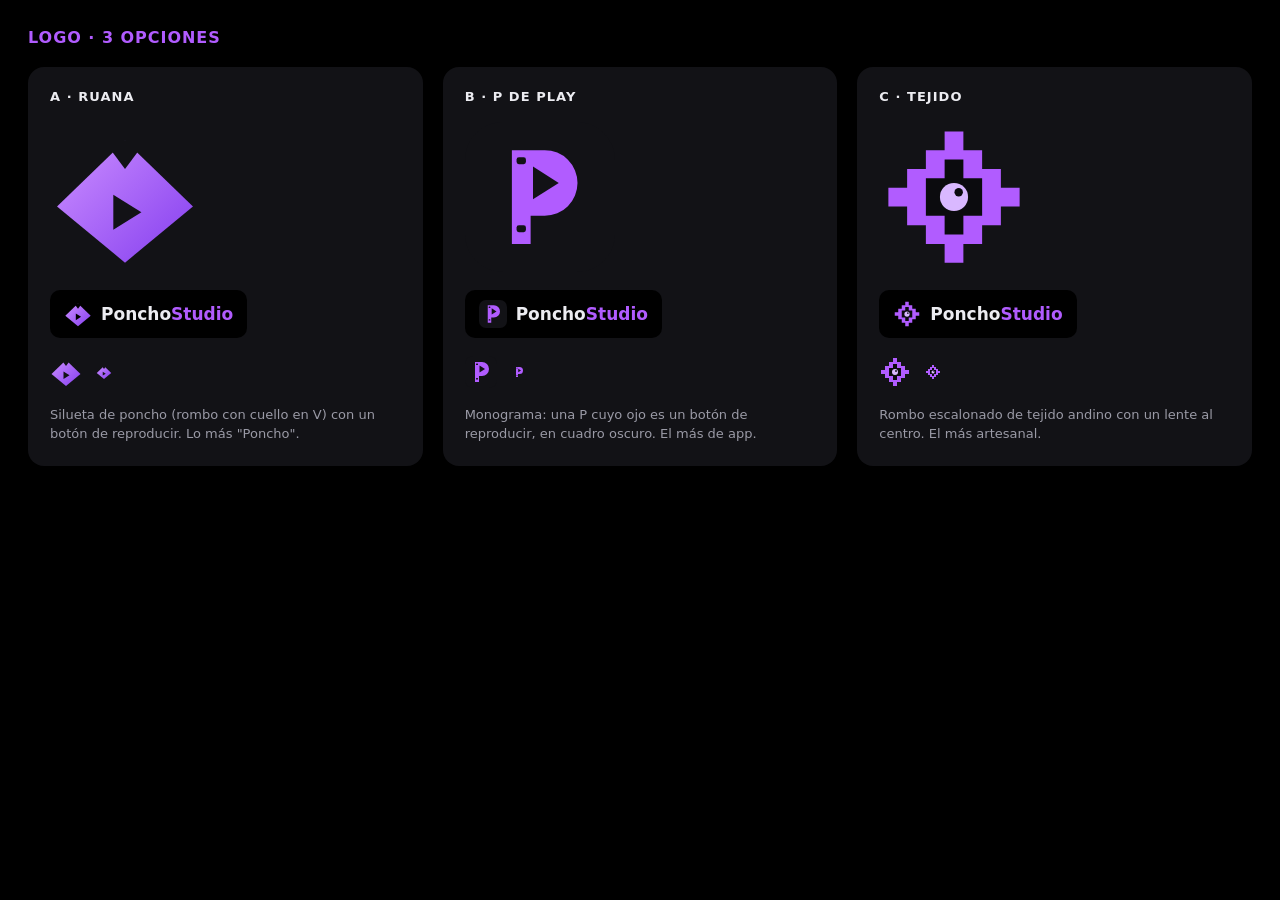
<file: docs/logos/propuestas.html>
<!doctype html><html lang="es"><meta charset="utf-8"><title>Logos PonchoStudio</title>
<style>
body{margin:0;background:#000;color:#ECECF1;font:14px Manrope,system-ui,sans-serif;padding:28px}
h1{font:600 16px Unbounded,system-ui;letter-spacing:.06em;color:#B15CFF;margin:0 0 20px}
.fila{display:grid;grid-template-columns:repeat(3,1fr);gap:20px}
.op{background:#121216;border-radius:16px;padding:22px;display:grid;gap:18px;justify-items:start}
.op h2{margin:0;font:600 13px Unbounded,system-ui;letter-spacing:.08em}
.grande{width:150px;height:150px}
.cab{display:flex;align-items:center;gap:9px;background:#000;padding:10px 14px;border-radius:10px}
.cab img{width:28px;height:28px}.cab span{font:700 17px Unbounded,system-ui}.cab b{color:#B15CFF;font-weight:700}
.chicos{display:flex;gap:14px;align-items:center}.chicos img{display:block}
p{margin:0;color:#9A9AA6;font-size:13px;line-height:1.45}
</style>
<h1>LOGO · 3 OPCIONES</h1>
<div class="fila">
<div class="op"><h2>A · RUANA</h2><img class="grande" src="opcion-a-ruana.svg" alt=""><div class="cab"><img src="opcion-a-ruana.svg" alt=""><span>Poncho<b>Studio</b></span></div><div class="chicos"><img src="opcion-a-ruana.svg" width="32"><img src="opcion-a-ruana.svg" width="16"></div><p>Silueta de poncho (rombo con cuello en V) con un botón de reproducir. Lo más "Poncho".</p></div>
<div class="op"><h2>B · P DE PLAY</h2><img class="grande" src="opcion-b-p-play.svg" alt=""><div class="cab"><img src="opcion-b-p-play.svg" alt=""><span>Poncho<b>Studio</b></span></div><div class="chicos"><img src="opcion-b-p-play.svg" width="32"><img src="opcion-b-p-play.svg" width="16"></div><p>Monograma: una P cuyo ojo es un botón de reproducir, en cuadro oscuro. El más de app.</p></div>
<div class="op"><h2>C · TEJIDO</h2><img class="grande" src="opcion-c-tejido.svg" alt=""><div class="cab"><img src="opcion-c-tejido.svg" alt=""><span>Poncho<b>Studio</b></span></div><div class="chicos"><img src="opcion-c-tejido.svg" width="32"><img src="opcion-c-tejido.svg" width="16"></div><p>Rombo escalonado de tejido andino con un lente al centro. El más artesanal.</p></div>
</div></html>
</file>
